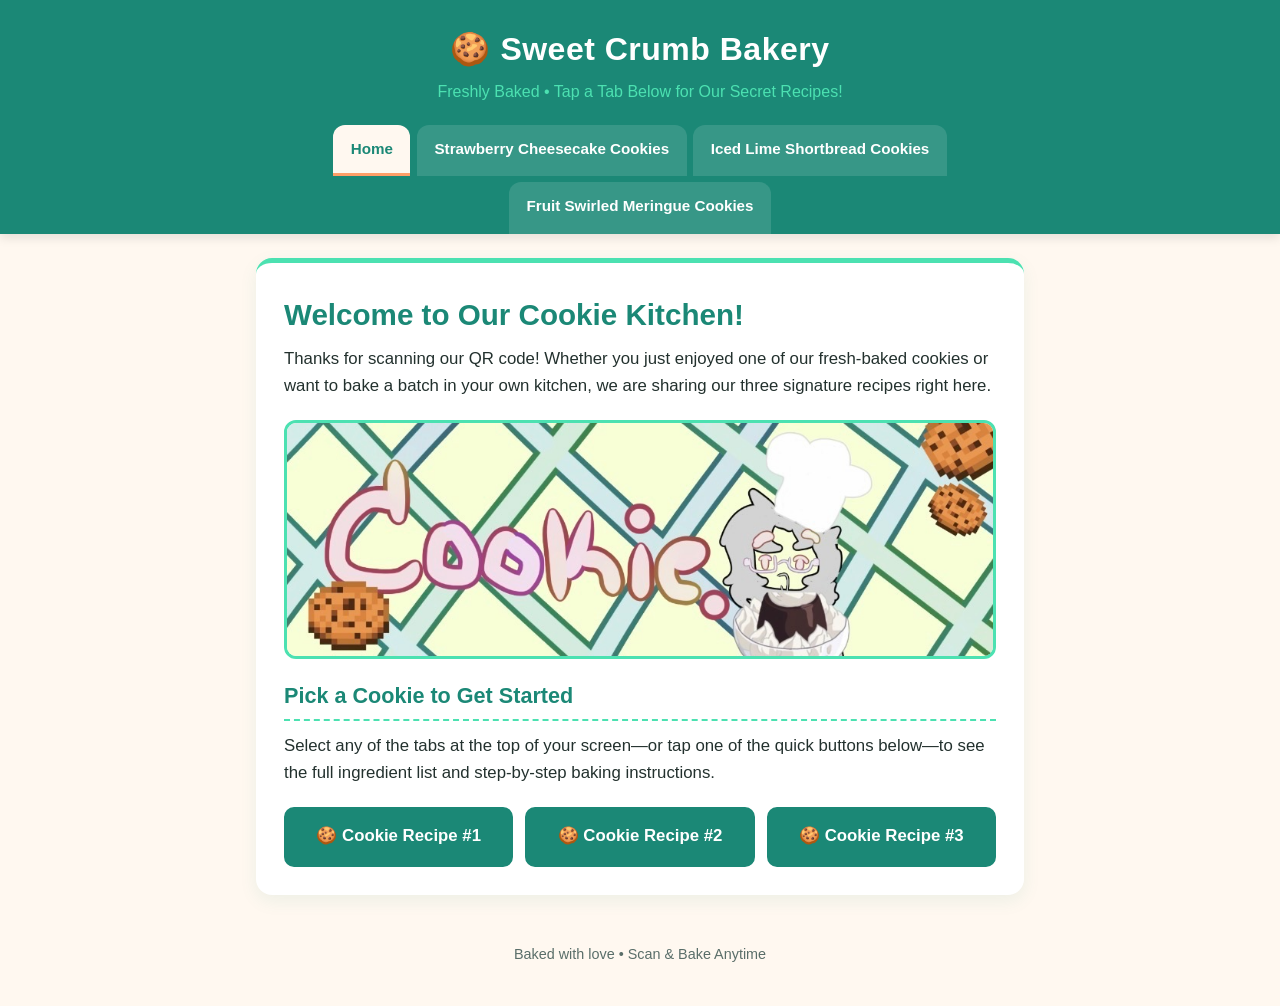
<file: index.html>
<!DOCTYPE html>
<html lang="en">
<head>
    <meta charset="UTF-8">
    <meta name="viewport" content="width=device-width, initial-scale=1.0">
    <title>Sweet Crumb Bakery | Cookie Recipes</title>
    <link rel="stylesheet" href="style.css">
</head>
<body>

    <header>
        <div class="shop-title">🍪 Sweet Crumb Bakery</div>
        <div class="shop-tagline">Freshly Baked • Tap a Tab Below for Our Secret Recipes!</div>
        <nav>
            <a href="index.html" class="active">Home</a>
            <a href="recipe1.html">Strawberry Cheesecake Cookies</a>
            <a href="recipe2.html">Iced Lime Shortbread Cookies</a>
            <a href="recipe3.html">Fruit Swirled Meringue Cookies</a>
        </nav>
    </header>

    <main>
        <section class="card">
            <h1>Welcome to Our Cookie Kitchen!</h1>
            <p>
                Thanks for scanning our QR code! Whether you just enjoyed one of our fresh-baked cookies or want to bake a batch in your own kitchen, we are sharing our three signature recipes right here.
            </p>

            <!-- IMAGE PLACEHOLDER: Replace "home-cookies.jpg" with your actual image file name -->
            <div class="image-box">
                <img src="cookie.jpeg" alt="Cookies!">
                <div class="image-caption"></div>
            </div>

            <h2>Pick a Cookie to Get Started</h2>
            <p>
                Select any of the tabs at the top of your screen—or tap one of the quick buttons below—to see the full ingredient list and step-by-step baking instructions.
            </p>

            <div class="btn-group">
                <a href="recipe1.html" class="btn">🍪 Cookie Recipe #1</a>
                <a href="recipe2.html" class="btn">🍪 Cookie Recipe #2</a>
                <a href="recipe3.html" class="btn">🍪 Cookie Recipe #3</a>
            </div>
        </section>
    </main>

    <footer>
        Baked with love • Scan &amp; Bake Anytime
    </footer>

</body>
</html>
</file>
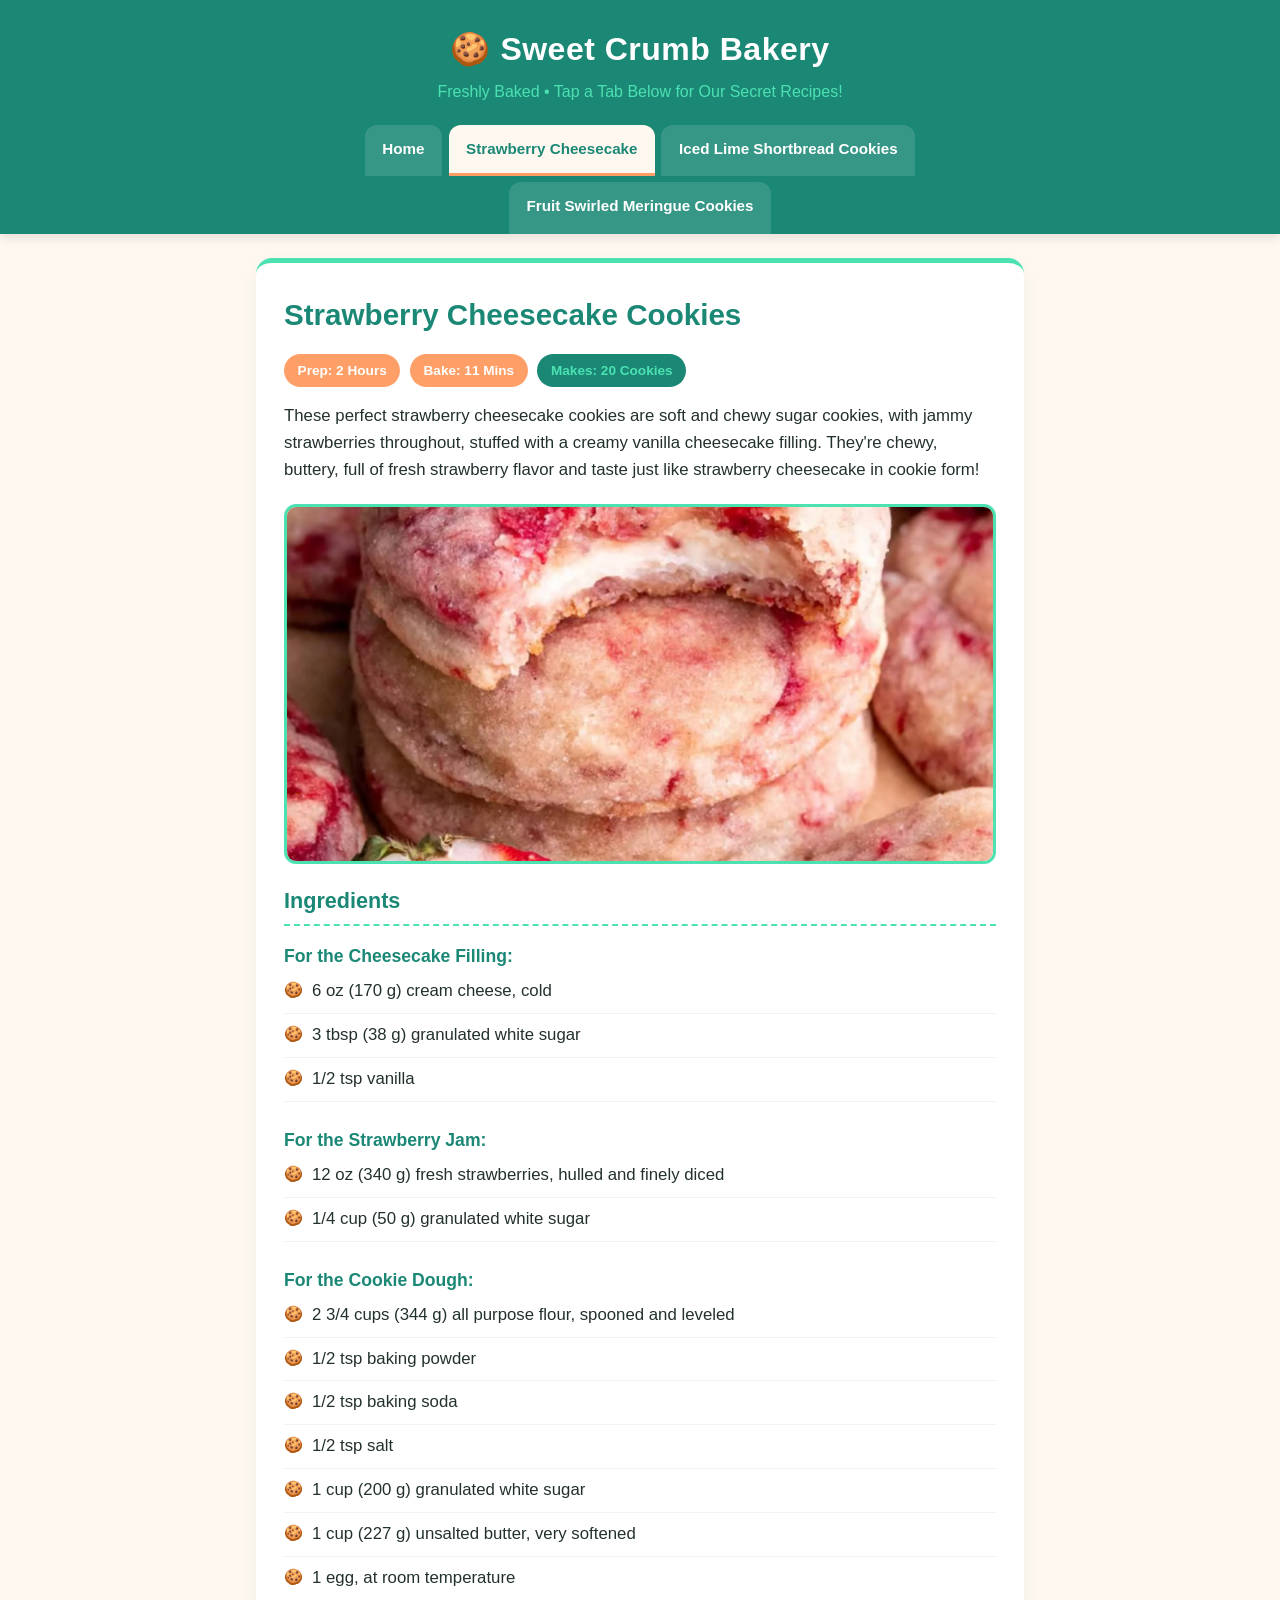
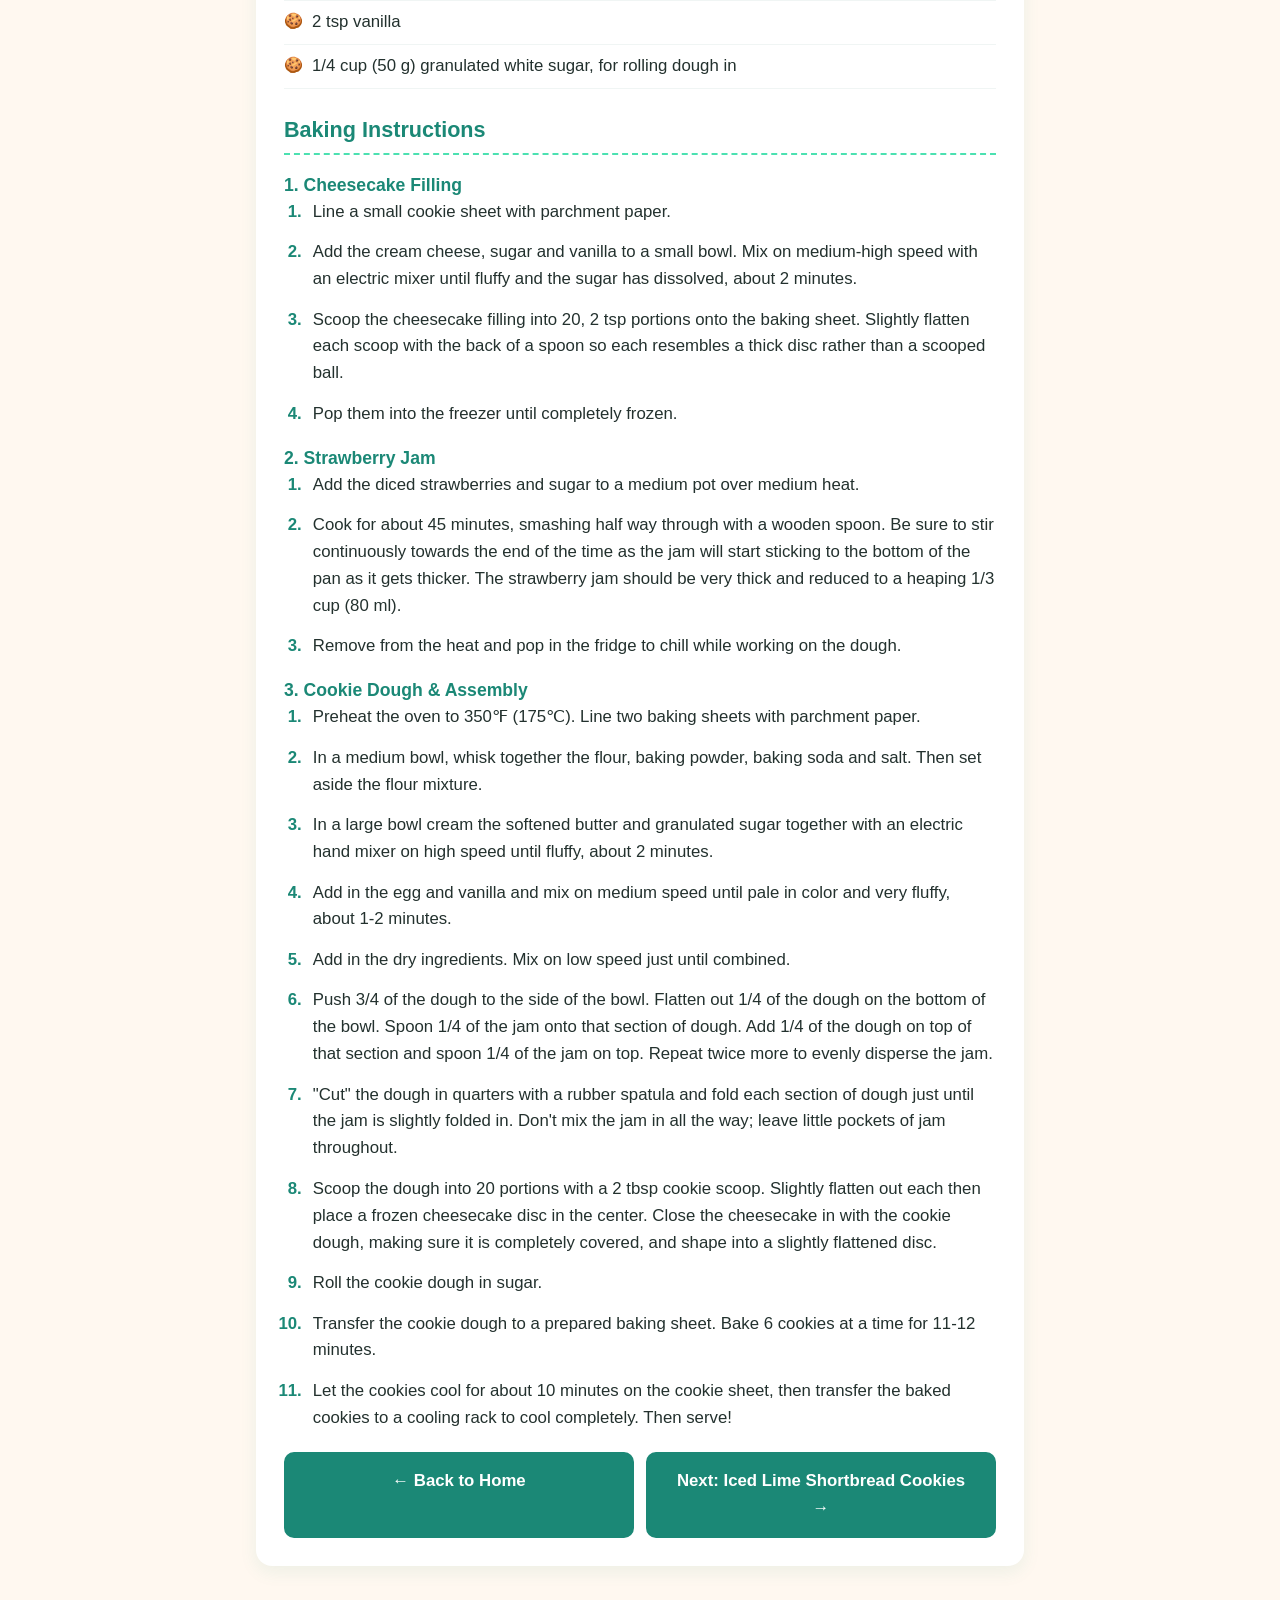
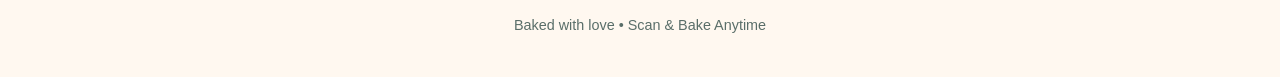
<file: recipe1.html>
<!DOCTYPE html>
<html lang="en">
<head>
    <meta charset="UTF-8">
    <meta name="viewport" content="width=device-width, initial-scale=1.0">
    <title>Strawberry Cheesecake Cookies | Sweet Crumb Bakery</title>
    <link rel="stylesheet" href="style.css">
</head>
<body>

    <header>
        <div class="shop-title">🍪 Sweet Crumb Bakery</div>
        <div class="shop-tagline">Freshly Baked • Tap a Tab Below for Our Secret Recipes!</div>
        <nav>
            <a href="index.html">Home</a>
            <a href="recipe1.html" class="active">Strawberry Cheesecake</a>
            <a href="recipe2.html">Iced Lime Shortbread Cookies</a>
            <a href="recipe3.html">Fruit Swirled Meringue Cookies</a>
        </nav>
    </header>

    <main>
        <article class="card">
            <h1>Strawberry Cheesecake Cookies</h1>
            
            <div class="recipe-meta">
                <span class="badge">Prep: 2 Hours</span>
                <span class="badge">Bake: 11 Mins</span>
                <span class="badge mint">Makes: 20 Cookies</span>
            </div>

            <p>
                These perfect strawberry cheesecake cookies are soft and chewy sugar cookies, with jammy strawberries throughout, stuffed with a creamy vanilla cheesecake filling. They're chewy, buttery, full of fresh strawberry flavor and taste just like strawberry cheesecake in cookie form!
            </p>

            <!-- IMAGE PLACEHOLDER: Using your strawberry-cheesecake cookie photo -->
            <div class="image-box">
                <img src="cheesecakecookies.png" alt="Strawberry Cheesecake Cookies">
                <div class="Strawbery Cheesecake Cookies"></div>
            </div>

            <h2>Ingredients</h2>

            <h3 style="color: var(--primary-green); margin-top: 1rem; font-size: 1.1rem;">For the Cheesecake Filling:</h3>
            <ul class="ingredients-list">
                <li>6 oz (170 g) cream cheese, cold</li>
                <li>3 tbsp (38 g) granulated white sugar</li>
                <li>1/2 tsp vanilla</li>
            </ul>

            <h3 style="color: var(--primary-green); margin-top: 1rem; font-size: 1.1rem;">For the Strawberry Jam:</h3>
            <ul class="ingredients-list">
                <li>12 oz (340 g) fresh strawberries, hulled and finely diced</li>
                <li>1/4 cup (50 g) granulated white sugar</li>
            </ul>

            <h3 style="color: var(--primary-green); margin-top: 1rem; font-size: 1.1rem;">For the Cookie Dough:</h3>
            <ul class="ingredients-list">
                <li>2 3/4 cups (344 g) all purpose flour, spooned and leveled</li>
                <li>1/2 tsp baking powder</li>
                <li>1/2 tsp baking soda</li>
                <li>1/2 tsp salt</li>
                <li>1 cup (200 g) granulated white sugar</li>
                <li>1 cup (227 g) unsalted butter, very softened</li>
                <li>1 egg, at room temperature</li>
                <li>2 tsp vanilla</li>
                <li>1/4 cup (50 g) granulated white sugar, for rolling dough in</li>
            </ul>

            <h2>Baking Instructions</h2>

            <h3 style="color: var(--primary-green); margin-top: 1rem; font-size: 1.1rem;">1. Cheesecake Filling</h3>
            <ol class="instructions-list">
                <li>Line a small cookie sheet with parchment paper.</li>
                <li>Add the cream cheese, sugar and vanilla to a small bowl. Mix on medium-high speed with an electric mixer until fluffy and the sugar has dissolved, about 2 minutes.</li>
                <li>Scoop the cheesecake filling into 20, 2 tsp portions onto the baking sheet. Slightly flatten each scoop with the back of a spoon so each resembles a thick disc rather than a scooped ball.</li>
                <li>Pop them into the freezer until completely frozen.</li>
            </ol>

            <h3 style="color: var(--primary-green); margin-top: 1rem; font-size: 1.1rem;">2. Strawberry Jam</h3>
            <ol class="instructions-list">
                <li>Add the diced strawberries and sugar to a medium pot over medium heat.</li>
                <li>Cook for about 45 minutes, smashing half way through with a wooden spoon. Be sure to stir continuously towards the end of the time as the jam will start sticking to the bottom of the pan as it gets thicker. The strawberry jam should be very thick and reduced to a heaping 1/3 cup (80 ml).</li>
                <li>Remove from the heat and pop in the fridge to chill while working on the dough.</li>
            </ol>

            <h3 style="color: var(--primary-green); margin-top: 1rem; font-size: 1.1rem;">3. Cookie Dough &amp; Assembly</h3>
            <ol class="instructions-list">
                <li>Preheat the oven to 350℉ (175℃). Line two baking sheets with parchment paper.</li>
                <li>In a medium bowl, whisk together the flour, baking powder, baking soda and salt. Then set aside the flour mixture.</li>
                <li>In a large bowl cream the softened butter and granulated sugar together with an electric hand mixer on high speed until fluffy, about 2 minutes.</li>
                <li>Add in the egg and vanilla and mix on medium speed until pale in color and very fluffy, about 1-2 minutes.</li>
                <li>Add in the dry ingredients. Mix on low speed just until combined.</li>
                <li>Push 3/4 of the dough to the side of the bowl. Flatten out 1/4 of the dough on the bottom of the bowl. Spoon 1/4 of the jam onto that section of dough. Add 1/4 of the dough on top of that section and spoon 1/4 of the jam on top. Repeat twice more to evenly disperse the jam.</li>
                <li>"Cut" the dough in quarters with a rubber spatula and fold each section of dough just until the jam is slightly folded in. Don't mix the jam in all the way; leave little pockets of jam throughout.</li>
                <li>Scoop the dough into 20 portions with a 2 tbsp cookie scoop. Slightly flatten out each then place a frozen cheesecake disc in the center. Close the cheesecake in with the cookie dough, making sure it is completely covered, and shape into a slightly flattened disc.</li>
                <li>Roll the cookie dough in sugar.</li>
                <li>Transfer the cookie dough to a prepared baking sheet. Bake 6 cookies at a time for 11-12 minutes.</li>
                <li>Let the cookies cool for about 10 minutes on the cookie sheet, then transfer the baked cookies to a cooling rack to cool completely. Then serve!</li>
            </ol>

            <div class="btn-group">
                <a href="index.html" class="btn">← Back to Home</a>
                <a href="recipe2.html" class="btn">Next: Iced Lime Shortbread Cookies →</a>
            </div>
        </article>
    </main>

    <footer>
        Baked with love • Scan &amp; Bake Anytime
    </footer>

</body>
</html>
</file>
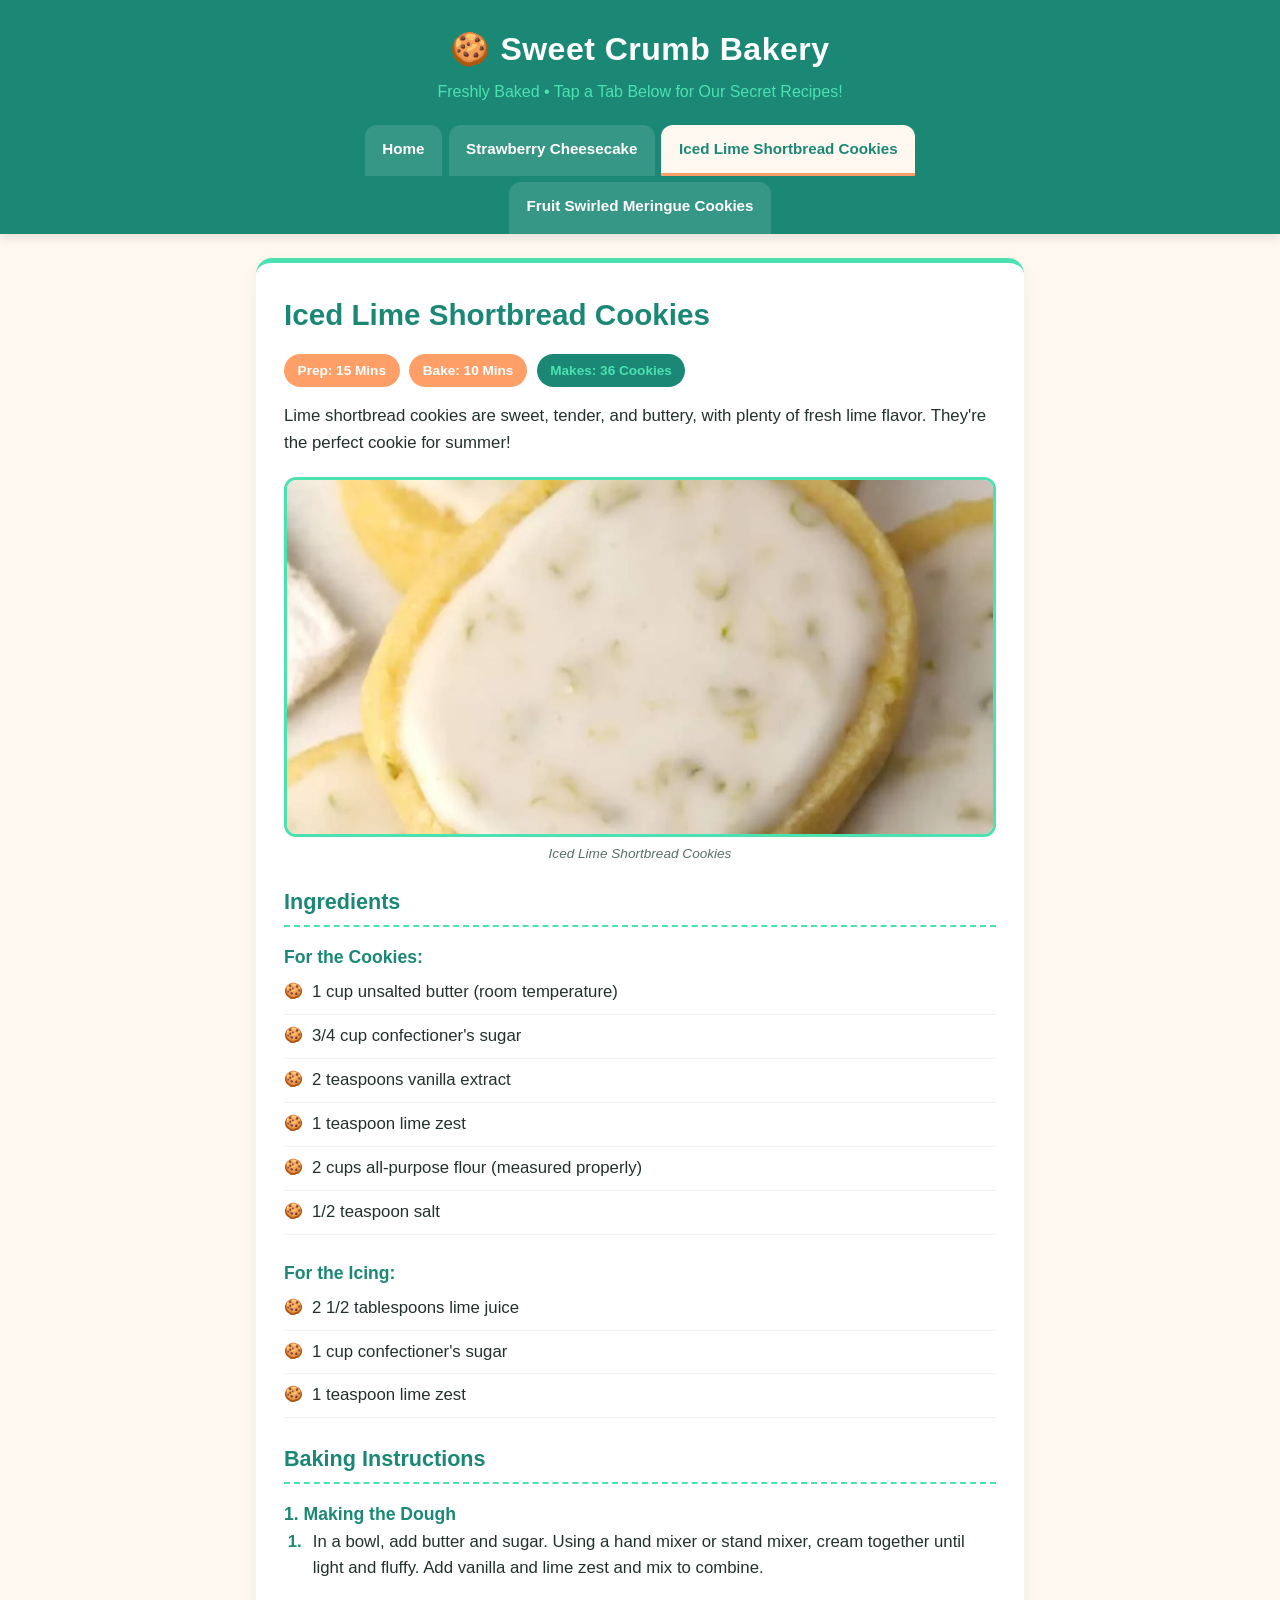
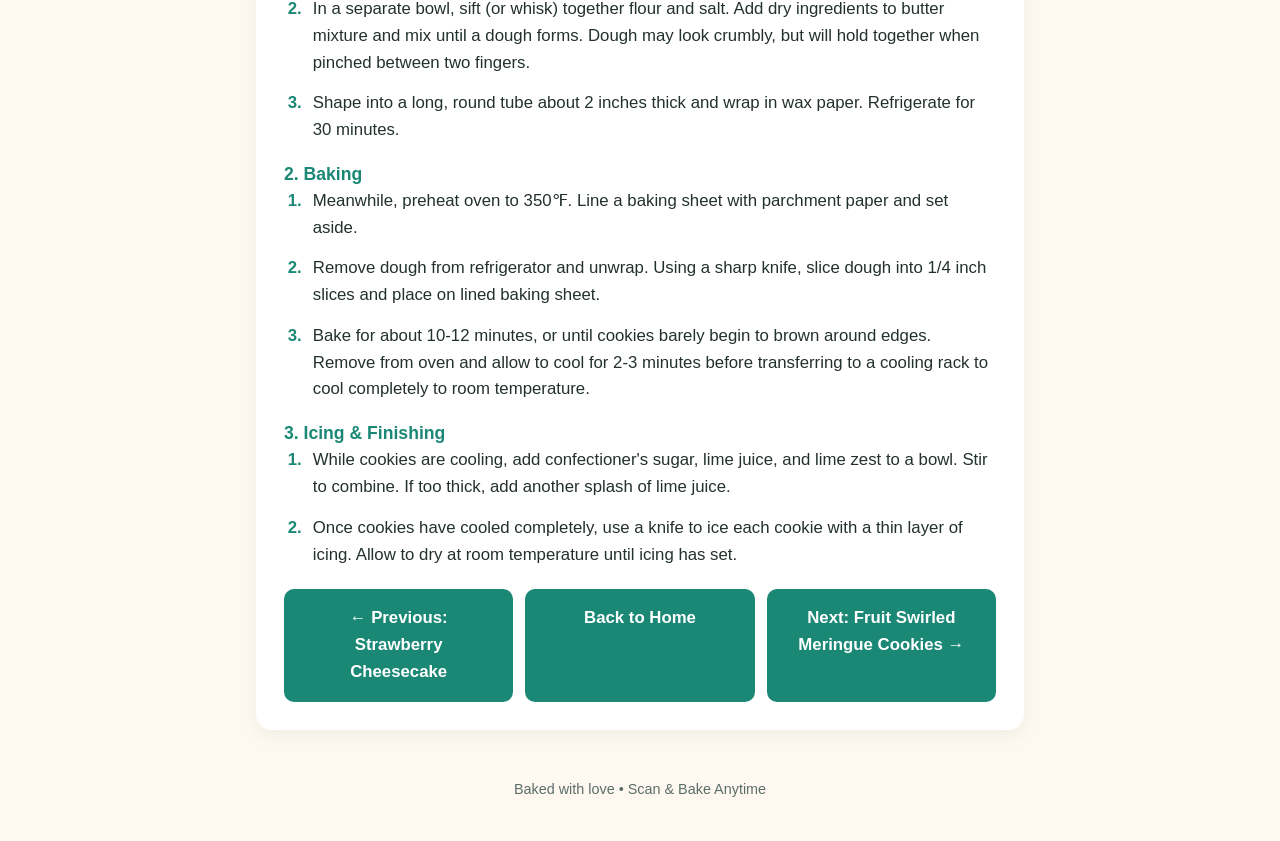
<file: recipe2.html>
<!DOCTYPE html>
<html lang="en">
<head>
    <meta charset="UTF-8">
    <meta name="viewport" content="width=device-width, initial-scale=1.0">
    <title>Iced Lime Shortbread Cookies | Sweet Crumb Bakery</title>
    <link rel="stylesheet" href="style.css">
</head>
<body>

    <header>
        <div class="shop-title">🍪 Sweet Crumb Bakery</div>
        <div class="shop-tagline">Freshly Baked • Tap a Tab Below for Our Secret Recipes!</div>
        <nav>
            <a href="index.html">Home</a>
            <a href="recipe1.html">Strawberry Cheesecake</a>
            <a href="recipe2.html" class="active">Iced Lime Shortbread Cookies</a>
            <a href="recipe3.html">Fruit Swirled Meringue Cookies</a>
        </nav>
    </header>

    <main>
        <article class="card">
            <h1>Iced Lime Shortbread Cookies</h1>
            
            <div class="recipe-meta">
                <span class="badge">Prep: 15 Mins</span>
                <span class="badge">Bake: 10 Mins</span>
                <span class="badge mint">Makes: 36 Cookies</span>
            </div>

            <p>
                Lime shortbread cookies are sweet, tender, and buttery, with plenty of fresh lime flavor. They're the perfect cookie for summer!
            </p>

            <!-- IMAGE PLACEHOLDER: Using your iced lime shortbread cookie photo -->
            <div class="image-box">
                <img src="iced-lime-shortbread-cookies.png" alt="Iced Lime Shortbread Cookies">
                <div class="image-caption">Iced Lime Shortbread Cookies</div>
            </div>

            <h2>Ingredients</h2>

            <h3 style="color: var(--primary-green); margin-top: 1rem; font-size: 1.1rem;">For the Cookies:</h3>
            <ul class="ingredients-list">
                <li>1 cup unsalted butter (room temperature)</li>
                <li>3/4 cup confectioner's sugar</li>
                <li>2 teaspoons vanilla extract</li>
                <li>1 teaspoon lime zest</li>
                <li>2 cups all-purpose flour (measured properly)</li>
                <li>1/2 teaspoon salt</li>
            </ul>

            <h3 style="color: var(--primary-green); margin-top: 1rem; font-size: 1.1rem;">For the Icing:</h3>
            <ul class="ingredients-list">
                <li>2 1/2 tablespoons lime juice</li>
                <li>1 cup confectioner's sugar</li>
                <li>1 teaspoon lime zest</li>
            </ul>

            <h2>Baking Instructions</h2>

            <h3 style="color: var(--primary-green); margin-top: 1rem; font-size: 1.1rem;">1. Making the Dough</h3>
            <ol class="instructions-list">
                <li>In a bowl, add butter and sugar. Using a hand mixer or stand mixer, cream together until light and fluffy. Add vanilla and lime zest and mix to combine.</li>
                <li>In a separate bowl, sift (or whisk) together flour and salt. Add dry ingredients to butter mixture and mix until a dough forms. Dough may look crumbly, but will hold together when pinched between two fingers.</li>
                <li>Shape into a long, round tube about 2 inches thick and wrap in wax paper. Refrigerate for 30 minutes.</li>
            </ol>

            <h3 style="color: var(--primary-green); margin-top: 1rem; font-size: 1.1rem;">2. Baking</h3>
            <ol class="instructions-list">
                <li>Meanwhile, preheat oven to 350℉. Line a baking sheet with parchment paper and set aside.</li>
                <li>Remove dough from refrigerator and unwrap. Using a sharp knife, slice dough into 1/4 inch slices and place on lined baking sheet.</li>
                <li>Bake for about 10-12 minutes, or until cookies barely begin to brown around edges. Remove from oven and allow to cool for 2-3 minutes before transferring to a cooling rack to cool completely to room temperature.</li>
            </ol>

            <h3 style="color: var(--primary-green); margin-top: 1rem; font-size: 1.1rem;">3. Icing &amp; Finishing</h3>
            <ol class="instructions-list">
                <li>While cookies are cooling, add confectioner's sugar, lime juice, and lime zest to a bowl. Stir to combine. If too thick, add another splash of lime juice.</li>
                <li>Once cookies have cooled completely, use a knife to ice each cookie with a thin layer of icing. Allow to dry at room temperature until icing has set.</li>
            </ol>

            <div class="btn-group">
                <a href="recipe1.html" class="btn">← Previous: Strawberry Cheesecake</a>
                <a href="index.html" class="btn">Back to Home</a>
                <a href="recipe3.html" class="btn">Next: Fruit Swirled Meringue Cookies →</a>
            </div>
        </article>
    </main>

    <footer>
        Baked with love • Scan &amp; Bake Anytime
    </footer>

</body>
</html>
</file>
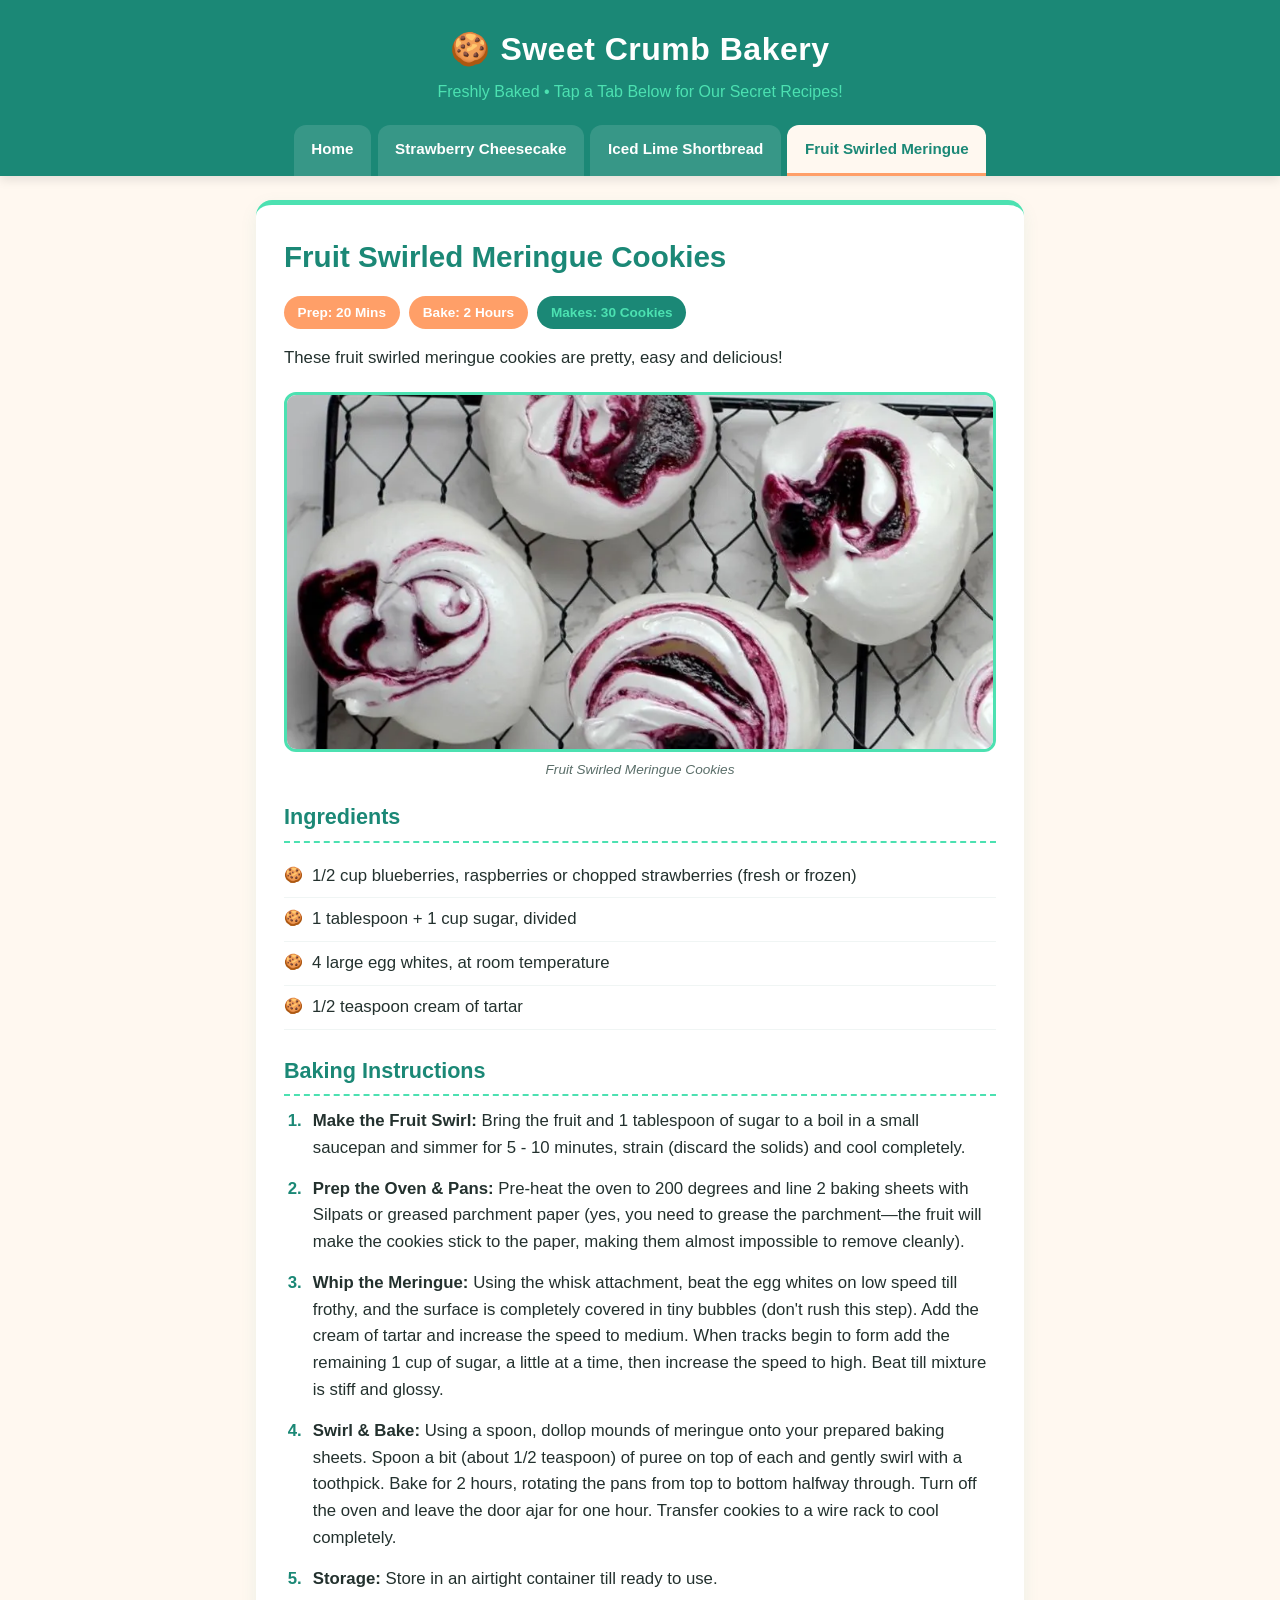
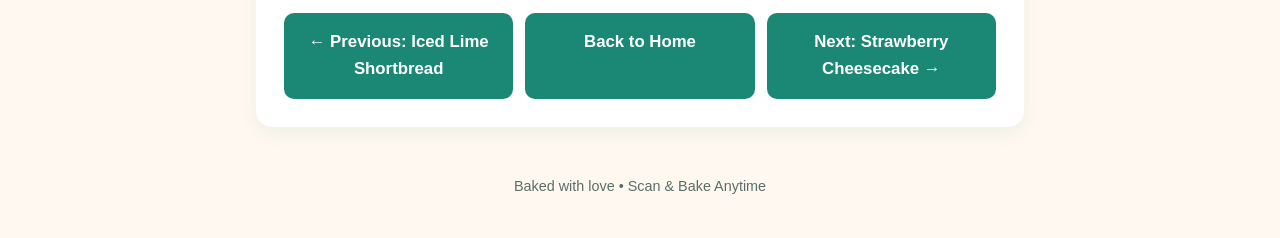
<file: recipe3.html>
<!DOCTYPE html>
<html lang="en">
<head>
    <meta charset="UTF-8">
    <meta name="viewport" content="width=device-width, initial-scale=1.0">
    <title>Fruit Swirled Meringue Cookies | Sweet Crumb Bakery</title>
    <link rel="stylesheet" href="style.css">
</head>
<body>

    <header>
        <div class="shop-title">🍪 Sweet Crumb Bakery</div>
        <div class="shop-tagline">Freshly Baked • Tap a Tab Below for Our Secret Recipes!</div>
        <nav>
            <a href="index.html">Home</a>
            <a href="recipe1.html">Strawberry Cheesecake</a>
            <a href="recipe2.html">Iced Lime Shortbread</a>
            <a href="recipe3.html" class="active">Fruit Swirled Meringue</a>
        </nav>
    </header>

    <main>
        <article class="card">
            <h1>Fruit Swirled Meringue Cookies</h1>
            
            <div class="recipe-meta">
                <span class="badge">Prep: 20 Mins</span>
                <span class="badge">Bake: 2 Hours</span>
                <span class="badge mint">Makes: 30 Cookies</span>
            </div>

            <p>
                These fruit swirled meringue cookies are pretty, easy and delicious!
            </p>

            <!-- IMAGE PLACEHOLDER: Save your image as fruit-swirl-meringue-cookies.png -->
            <div class="image-box">
                <img src="fruit-swirl-meringue-cookies.png" alt="Fruit Swirled Meringue Cookies">
                <div class="image-caption">Fruit Swirled Meringue Cookies</div>
            </div>

            <h2>Ingredients</h2>
            <ul class="ingredients-list">
                <li>1/2 cup blueberries, raspberries or chopped strawberries (fresh or frozen)</li>
                <li>1 tablespoon + 1 cup sugar, divided</li>
                <li>4 large egg whites, at room temperature</li>
                <li>1/2 teaspoon cream of tartar</li>
            </ul>

            <h2>Baking Instructions</h2>
            <ol class="instructions-list">
                <li><strong>Make the Fruit Swirl:</strong> Bring the fruit and 1 tablespoon of sugar to a boil in a small saucepan and simmer for 5 - 10 minutes, strain (discard the solids) and cool completely.</li>
                <li><strong>Prep the Oven &amp; Pans:</strong> Pre-heat the oven to 200 degrees and line 2 baking sheets with Silpats or greased parchment paper (yes, you need to grease the parchment—the fruit will make the cookies stick to the paper, making them almost impossible to remove cleanly).</li>
                <li><strong>Whip the Meringue:</strong> Using the whisk attachment, beat the egg whites on low speed till frothy, and the surface is completely covered in tiny bubbles (don't rush this step). Add the cream of tartar and increase the speed to medium. When tracks begin to form add the remaining 1 cup of sugar, a little at a time, then increase the speed to high. Beat till mixture is stiff and glossy.</li>
                <li><strong>Swirl &amp; Bake:</strong> Using a spoon, dollop mounds of meringue onto your prepared baking sheets. Spoon a bit (about 1/2 teaspoon) of puree on top of each and gently swirl with a toothpick. Bake for 2 hours, rotating the pans from top to bottom halfway through. Turn off the oven and leave the door ajar for one hour. Transfer cookies to a wire rack to cool completely.</li>
                <li><strong>Storage:</strong> Store in an airtight container till ready to use.</li>
            </ol>

            <div class="btn-group">
                <a href="recipe2.html" class="btn">← Previous: Iced Lime Shortbread</a>
                <a href="index.html" class="btn">Back to Home</a>
                <a href="recipe1.html" class="btn">Next: Strawberry Cheesecake →</a>
            </div>
        </article>
    </main>

    <footer>
        Baked with love • Scan &amp; Bake Anytime
    </footer>

</body>
</html>
</file>
<file: style.css>
/* =========================================
   COLOR VARIABLES & BAKERY THEME
   ========================================= */
:root {
    --primary-green: #1B8876;     /* Main brand green */
    --secondary-mint: #4CE1B1;    /* Bright mint accent */
    --accent-warm: #FF9F68;       /* Complementary warm bakery coral/apricot */
    --bg-cream: #FFF8F0;          /* Warm flour/cream page background */
    --card-white: #FFFFFF;        /* Crisp white recipe cards */
    --text-dark: #23312E;         /* Deep charcoal-green for readable text */
    --text-muted: #5A6E69;        /* Muted text for subtitles/notes */
}

/* =========================================
   GLOBAL STYLES & TYPOGRAPHY
   ========================================= */
* {
    box-sizing: border-box;
    margin: 0;
    padding: 0;
}

body {
    font-family: 'Segoe UI', Tahoma, Geneva, Verdana, sans-serif;
    background-color: var(--bg-cream);
    color: var(--text-dark);
    line-height: 1.6;
    font-size: 16px;
}

/* =========================================
   HEADER & NAVIGATION TABS (QR MOBILE FRIENDLY)
   ========================================= */
header {
    background-color: var(--primary-green);
    color: white;
    text-align: center;
    padding: 1.5rem 1rem 0 1rem;
    box-shadow: 0 4px 10px rgba(0, 0, 0, 0.1);
}

.shop-title {
    font-size: 2rem;
    font-weight: 800;
    letter-spacing: 0.5px;
    margin-bottom: 0.25rem;
}

.shop-tagline {
    font-size: 1rem;
    color: var(--secondary-mint);
    margin-bottom: 1.25rem;
    font-weight: 500;
}

nav {
    display: flex;
    justify-content: center;
    flex-wrap: wrap;
    gap: 0.4rem;
    max-width: 800px;
    margin: 0 auto;
}

nav a {
    text-decoration: none;
    color: white;
    background-color: rgba(255, 255, 255, 0.12);
    padding: 0.75rem 1.1rem;
    border-radius: 12px 12px 0 0;
    font-weight: 600;
    font-size: 0.95rem;
    transition: all 0.2s ease;
    border-bottom: 3px solid transparent;
}

nav a:hover {
    background-color: rgba(76, 225, 177, 0.25);
}

/* Active Tab Highlight */
nav a.active {
    background-color: var(--bg-cream);
    color: var(--primary-green);
    border-bottom: 3px solid var(--accent-warm);
    font-weight: 700;
}

/* =========================================
   MAIN CONTAINER & CARDS
   ========================================= */
main {
    max-width: 800px;
    margin: 1.5rem auto;
    padding: 0 1rem;
}

.card {
    background-color: var(--card-white);
    border-radius: 16px;
    padding: 1.75rem;
    margin-bottom: 1.5rem;
    box-shadow: 0 6px 18px rgba(27, 136, 118, 0.08);
    border-top: 5px solid var(--secondary-mint);
}

h1 {
    color: var(--primary-green);
    font-size: 1.85rem;
    margin-bottom: 0.5rem;
}

h2 {
    color: var(--primary-green);
    font-size: 1.35rem;
    margin-top: 1.25rem;
    margin-bottom: 0.75rem;
    padding-bottom: 0.35rem;
    border-bottom: 2px dashed var(--secondary-mint);
}

p {
    margin-bottom: 1rem;
    font-size: 1.05rem;
}

/* =========================================
   IMAGE PLACEHOLDERS & STYLING
   ========================================= */
.image-box {
    width: 100%;
    margin: 1.25rem 0;
    text-align: center;
}

.image-box img {
    width: 100%;
    max-height: 360px;
    object-fit: cover;
    border-radius: 12px;
    border: 3px solid var(--secondary-mint);
    background-color: #E8F8F3;
    display: block;
}

.image-caption {
    font-size: 0.85rem;
    color: var(--text-muted);
    margin-top: 0.4rem;
    font-style: italic;
}

/* =========================================
   RECIPE BADGES, LISTS & BUTTONS
   ========================================= */
.recipe-meta {
    display: flex;
    flex-wrap: wrap;
    gap: 0.6rem;
    margin: 1rem 0;
}

.badge {
    background-color: var(--accent-warm);
    color: #fff;
    padding: 0.35rem 0.85rem;
    border-radius: 20px;
    font-size: 0.85rem;
    font-weight: 700;
}

.badge.mint {
    background-color: var(--primary-green);
    color: var(--secondary-mint);
}

ul.ingredients-list {
    list-style-type: none;
    margin-bottom: 1.5rem;
}

ul.ingredients-list li {
    padding: 0.5rem 0.5rem 0.5rem 1.75rem;
    position: relative;
    border-bottom: 1px solid #F0F5F4;
    font-size: 1.05rem;
}

ul.ingredients-list li::before {
    content: "🍪";
    position: absolute;
    left: 0;
    font-size: 0.95rem;
}

ol.instructions-list {
    padding-left: 1.4rem;
    margin-bottom: 1rem;
}

ol.instructions-list li {
    margin-bottom: 0.85rem;
    padding-left: 0.4rem;
    font-size: 1.05rem;
}

ol.instructions-list li::marker {
    color: var(--primary-green);
    font-weight: 800;
}

.btn-group {
    display: flex;
    flex-direction: column;
    gap: 0.75rem;
    margin-top: 1.25rem;
}

.btn {
    display: block;
    text-align: center;
    background-color: var(--primary-green);
    color: white;
    text-decoration: none;
    padding: 0.9rem 1.25rem;
    border-radius: 10px;
    font-weight: 700;
    font-size: 1.05rem;
    border: 2px solid var(--primary-green);
    transition: 0.2s ease;
}

.btn:hover {
    background-color: var(--accent-warm);
    border-color: var(--accent-warm);
    color: white;
}

/* =========================================
   FOOTER
   ========================================= */
footer {
    text-align: center;
    padding: 1.5rem 1rem 2.5rem 1rem;
    color: var(--text-muted);
    font-size: 0.9rem;
}

/* Desktop adjustment */
@media (min-width: 600px) {
    .btn-group {
        flex-direction: row;
    }
    .btn {
        flex: 1;
    }
}
</file>
